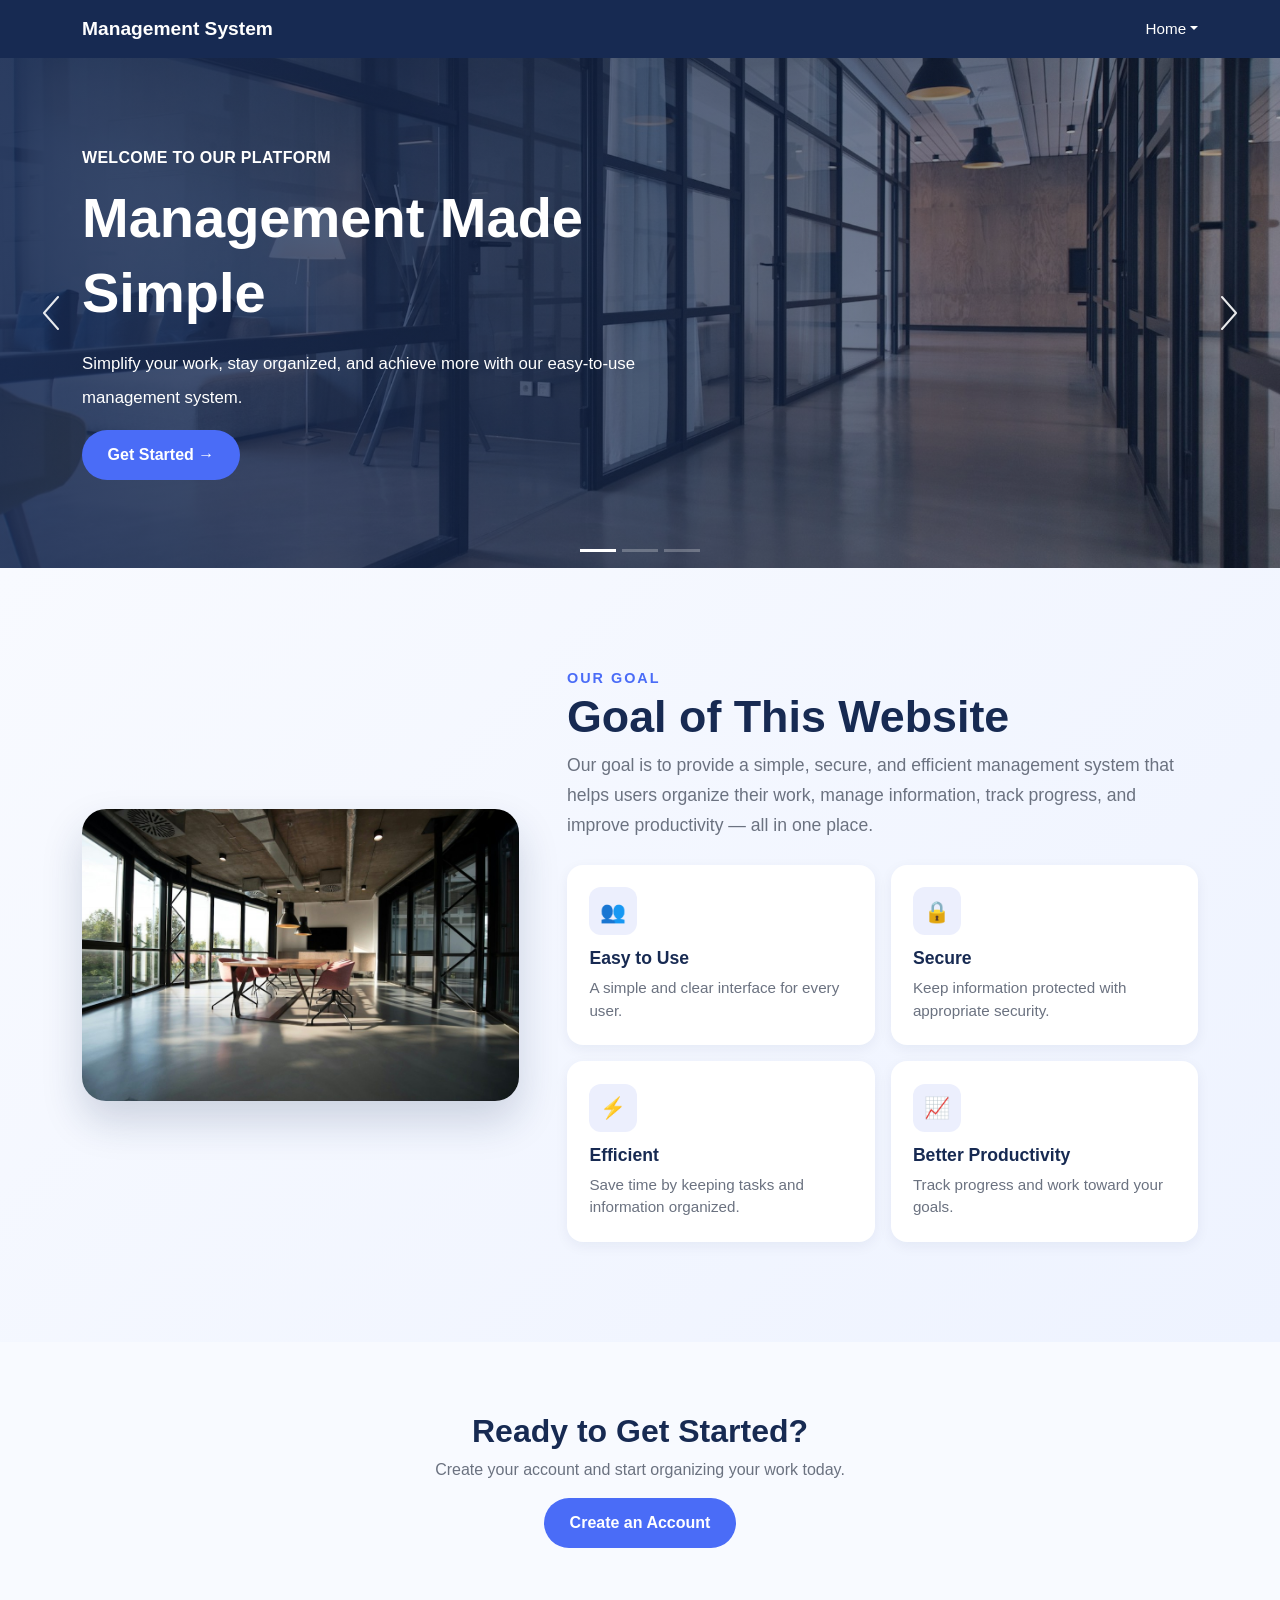
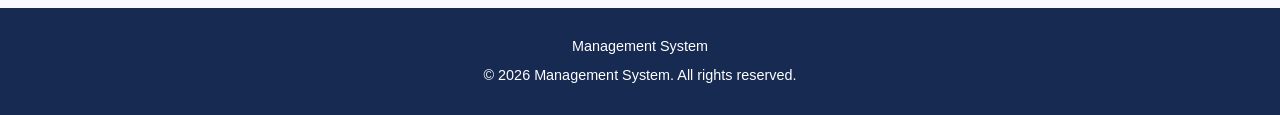
<file: index.html>
<!DOCTYPE html>
<html lang="en">
<head>
  <meta charset="UTF-8">
  <meta name="viewport" content="width=device-width, initial-scale=1">
  <title>Management System</title>
  <link href="https://cdn.jsdelivr.net/npm/bootstrap@5.3.3/dist/css/bootstrap.min.css" rel="stylesheet">
  <link rel="stylesheet" href="css/style.css">
</head>
<body class="page-index">

  <!-- NAVBAR -->
  <nav class="navbar fixed-top">
    <div class="container">
      <a class="navbar-brand" href="index.html">Management System</a>
      <ul class="navbar-nav ms-auto">
        <li class="nav-item dropdown">
          <a class="nav-link dropdown-toggle" href="#" role="button" data-bs-toggle="dropdown" aria-expanded="false">Home</a>
          <ul class="dropdown-menu dropdown-menu-end">
            <li><a class="dropdown-item" href="login.html">Login</a></li>
            <li><a class="dropdown-item" href="#">Sign Up</a></li>
            <li><a class="dropdown-item" href="#">Help</a></li>
          </ul>
        </li>
      </ul>
    </div>
  </nav>

  <!-- CAROUSEL (không tự chạy) -->
  <div id="heroCarousel" class="carousel slide" data-bs-interval="false" data-bs-touch="true">
    <div class="carousel-indicators">
      <button type="button" data-bs-target="#heroCarousel" data-bs-slide-to="0" class="active" aria-current="true" aria-label="Slide 1"></button>
      <button type="button" data-bs-target="#heroCarousel" data-bs-slide-to="1" aria-label="Slide 2"></button>
      <button type="button" data-bs-target="#heroCarousel" data-bs-slide-to="2" aria-label="Slide 3"></button>
    </div>

    <div class="carousel-inner">
      <!-- Slide 1 -->
      <div class="carousel-item active" style="background-image:url('images/photo1.jpg')">
        <div class="hero-caption"><div class="container">
          <div class="eyebrow">Welcome to our platform</div>
          <h1>Management Made Simple</h1>
          <p>Simplify your work, stay organized, and achieve more with our easy-to-use management system.</p>
          <a href="login.html" class="btn btn-pill">Get Started &rarr;</a>
        </div></div>
      </div>
      <!-- Slide 2 -->
      <div class="carousel-item" style="background-image:url('images/photo2.jpg')">
        <div class="hero-caption"><div class="container">
          <div class="eyebrow">Work together</div>
          <h1>Better Team Collaboration</h1>
          <p>Keep your team connected, organize responsibilities, and manage tasks in one convenient place.</p>
          <a href="#goal" class="btn btn-pill">Join Us &rarr;</a>
        </div></div>
      </div>
      <!-- Slide 3 -->
      <div class="carousel-item" style="background-image:url('images/photo3.jpg')">
        <div class="hero-caption"><div class="container">
          <div class="eyebrow">Work smarter</div>
          <h1>Achieve Your Goals</h1>
          <p>Track progress, manage information, and improve productivity with a clear and organized workflow.</p>
          <a href="login.html" class="btn btn-pill">Login Now &rarr;</a>
        </div></div>
      </div>
    </div>

    <button class="carousel-control-prev" type="button" data-bs-target="#heroCarousel" data-bs-slide="prev" aria-label="Previous">
      <svg width="22" height="40" viewBox="0 0 22 40" fill="none" stroke="#fff" stroke-width="2" stroke-linecap="round" stroke-linejoin="round"><polyline points="18,4 4,20 18,36"/></svg>
    </button>
    <button class="carousel-control-next" type="button" data-bs-target="#heroCarousel" data-bs-slide="next" aria-label="Next">
      <svg width="22" height="40" viewBox="0 0 22 40" fill="none" stroke="#fff" stroke-width="2" stroke-linecap="round" stroke-linejoin="round"><polyline points="4,4 18,20 4,36"/></svg>
    </button>
  </div>

  <!-- GOAL -->
  <section id="goal">
    <div class="container">
      <div class="row align-items-center g-5">
        <div class="col-lg-5">
          <img src="images/photo4.jpg" alt="Modern meeting room" class="goal-img">
        </div>
        <div class="col-lg-7">
          <div class="goal-label">OUR GOAL</div>
          <h2>Goal of This Website</h2>
          <p class="goal-desc mb-4">Our goal is to provide a simple, secure, and efficient management system that helps users organize their work, manage information, track progress, and improve productivity — all in one place.</p>
          <div class="row g-3">
            <div class="col-md-6">
              <div class="feature-card">
                <div class="feature-icon">👥</div>
                <h5>Easy to Use</h5>
                <p>A simple and clear interface for every user.</p>
              </div>
            </div>
            <div class="col-md-6">
              <div class="feature-card">
                <div class="feature-icon">🔒</div>
                <h5>Secure</h5>
                <p>Keep information protected with appropriate security.</p>
              </div>
            </div>
            <div class="col-md-6">
              <div class="feature-card">
                <div class="feature-icon">⚡</div>
                <h5>Efficient</h5>
                <p>Save time by keeping tasks and information organized.</p>
              </div>
            </div>
            <div class="col-md-6">
              <div class="feature-card">
                <div class="feature-icon">📈</div>
                <h5>Better Productivity</h5>
                <p>Track progress and work toward your goals.</p>
              </div>
            </div>
          </div>
        </div>
      </div>
    </div>
  </section>

  <!-- CTA -->
  <section class="cta">
    <div class="container">
      <h2>Ready to Get Started?</h2>
      <p>Create your account and start organizing your work today.</p>
      <a href="login.html" class="btn btn-pill">Create an Account</a>
    </div>
  </section>

  <!-- FOOTER -->
  <footer>
    <p>Management System</p>
    <p class="mt-2">&copy; 2026 Management System. All rights reserved.</p>
  </footer>

  <script src="https://cdn.jsdelivr.net/npm/bootstrap@5.3.3/dist/js/bootstrap.bundle.min.js"></script>
  <script src="js/script.js"></script>
</body>
</html>
</file>
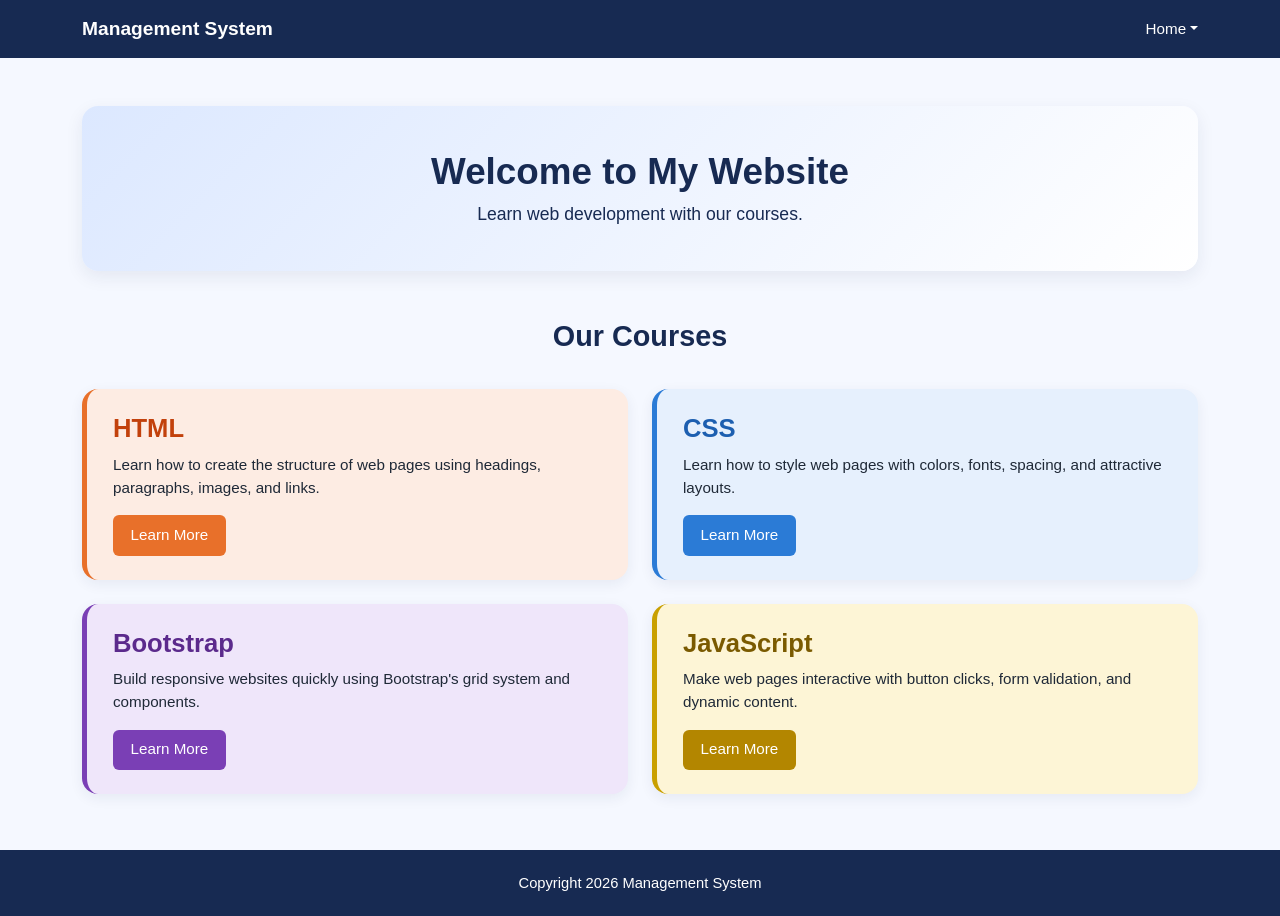
<file: home.html>
<!DOCTYPE html>
<html lang="en">
<head>
  <meta charset="UTF-8">
  <meta name="viewport" content="width=device-width, initial-scale=1">
  <title>Home - Management System</title>
  <link href="https://cdn.jsdelivr.net/npm/bootstrap@5.3.3/dist/css/bootstrap.min.css" rel="stylesheet">
  <link rel="stylesheet" href="css/style.css">
</head>
<body class="page-home">

  <!-- NAVBAR -->
  <nav class="navbar fixed-top">
    <div class="container">
      <a class="navbar-brand" href="index.html">Management System</a>
      <ul class="navbar-nav ms-auto">
        <li class="nav-item dropdown">
          <a class="nav-link dropdown-toggle" href="#" role="button" data-bs-toggle="dropdown" aria-expanded="false">Home</a>
          <ul class="dropdown-menu dropdown-menu-end">
            <li><a class="dropdown-item" href="login.html">Login</a></li>
            <li><a class="dropdown-item" href="#">Sign Up</a></li>
            <li><a class="dropdown-item" href="#">Help</a></li>
          </ul>
        </li>
      </ul>
    </div>
  </nav>

  <main>
    <div class="container" style="max-width: 1140px;">
      <!-- Welcome banner -->
      <div class="welcome">
        <h1>Welcome to My Website</h1>
        <p>Learn web development with our courses.</p>
      </div>

      <h2 class="section-title">Our Courses</h2>

      <!-- Course cards -->
      <div class="row g-4">
        <div class="col-md-6">
          <div class="course c-html">
            <h3>HTML</h3>
            <p>Learn how to create the structure of web pages using headings, paragraphs, images, and links.</p>
            <button class="btn" data-course="html" data-bs-toggle="modal" data-bs-target="#courseModal">Learn More</button>
          </div>
        </div>
        <div class="col-md-6">
          <div class="course c-css">
            <h3>CSS</h3>
            <p>Learn how to style web pages with colors, fonts, spacing, and attractive layouts.</p>
            <button class="btn" data-course="css" data-bs-toggle="modal" data-bs-target="#courseModal">Learn More</button>
          </div>
        </div>
        <div class="col-md-6">
          <div class="course c-bs">
            <h3>Bootstrap</h3>
            <p>Build responsive websites quickly using Bootstrap's grid system and components.</p>
            <button class="btn" data-course="bootstrap" data-bs-toggle="modal" data-bs-target="#courseModal">Learn More</button>
          </div>
        </div>
        <div class="col-md-6">
          <div class="course c-js">
            <h3>JavaScript</h3>
            <p>Make web pages interactive with button clicks, form validation, and dynamic content.</p>
            <button class="btn" data-course="javascript" data-bs-toggle="modal" data-bs-target="#courseModal">Learn More</button>
          </div>
        </div>
      </div>
    </div>
  </main>

  <!-- MODAL -->
  <div class="modal fade" id="courseModal" tabindex="-1" aria-labelledby="courseModalLabel" aria-hidden="true">
    <div class="modal-dialog modal-dialog-centered">
      <div class="modal-content">
        <div class="modal-header">
          <h5 class="modal-title" id="courseModalLabel">Course Details</h5>
          <button type="button" class="btn-close" data-bs-dismiss="modal" aria-label="Close"></button>
        </div>
        <div class="modal-body">
          <h5 id="modalCourseTitle"></h5>
          <p id="modalCourseDesc" class="mb-0"></p>
        </div>
        <div class="modal-footer">
          <button type="button" class="btn btn-secondary" data-bs-dismiss="modal">Close</button>
        </div>
      </div>
    </div>
  </div>

  <!-- FOOTER -->
  <footer>
    <p>Copyright 2026 Management System</p>
  </footer>

  <script src="https://cdn.jsdelivr.net/npm/bootstrap@5.3.3/dist/js/bootstrap.bundle.min.js"></script>
  <script src="js/script.js"></script>
</body>
</html>
</file>
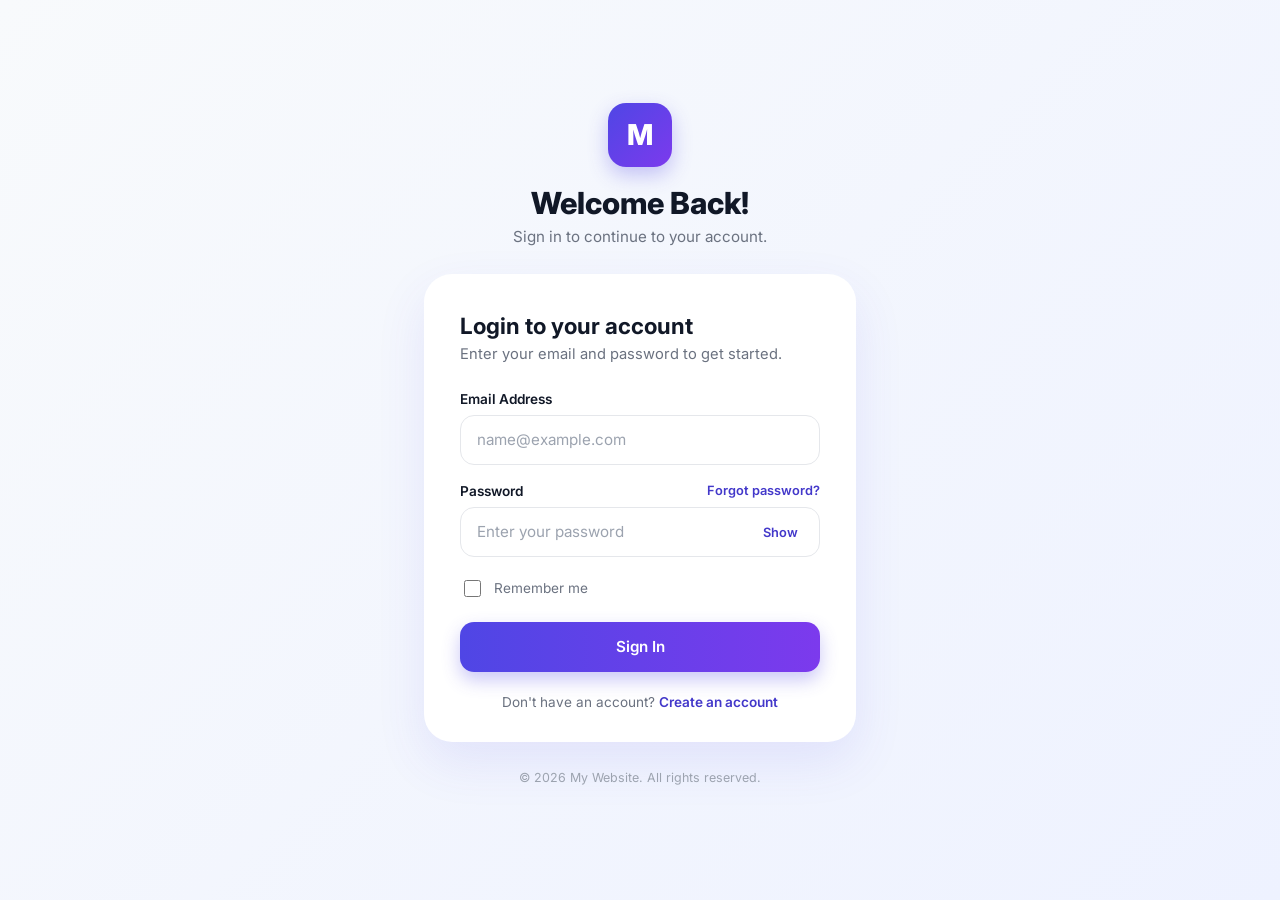
<file: login.html>
<!DOCTYPE html>
<html lang="en">
<head>
  <meta charset="UTF-8">
  <meta name="viewport" content="width=device-width, initial-scale=1">
  <title>Login</title>
  <link rel="preconnect" href="https://fonts.googleapis.com">
  <link rel="preconnect" href="https://fonts.gstatic.com" crossorigin>
  <link href="https://fonts.googleapis.com/css2?family=Inter:wght@400;500;600;700;800&display=swap" rel="stylesheet">
  <link rel="stylesheet" href="css/style.css">
</head>
<body class="page-login">

  <div class="logo">M</div>
  <h1>Welcome Back!</h1>
  <p class="sub">Sign in to continue to your account.</p>

  <div class="card">
    <h2>Login to your account</h2>
    <p class="hint">Enter your email and password to get started.</p>

    <form id="loginForm" novalidate>
      <div class="form-row"><label for="email">Email Address</label></div>
      <div class="field">
        <input type="email" id="email" placeholder="name@example.com" autocomplete="email">
      </div>
      <div class="error" id="emailError"></div>

      <div class="form-row">
        <label for="password">Password</label>
        <a href="#" class="link">Forgot password?</a>
      </div>
      <div class="field">
        <input type="password" id="password" placeholder="Enter your password" autocomplete="current-password">
        <button type="button" class="show-btn" id="toggleBtn">Show</button>
      </div>
      <div class="error" id="passwordError"></div>

      <div class="remember">
        <input type="checkbox" id="remember">
        <label for="remember" style="font-weight:400;color:#6b7280">Remember me</label>
      </div>

      <button type="submit" class="btn-signin">Sign In</button>
    </form>

    <p class="create">Don't have an account? <a href="#">Create an account</a></p>
  </div>

  <p class="copy">&copy; 2026 My Website. All rights reserved.</p>

  <script src="js/script.js"></script>
</body>
</html>
</file>
<file: css/style.css>
/* ==========================================================================
   COMMON
   ========================================================================== */
:root {
  --navy: #172a52;
  --blue: #4a6cf7;
  --text: #1b2a4a;
}

html {
  scroll-behavior: smooth;
}

/* Navbar */
.navbar {
  background: var(--navy);
  height: 58px;
}

.navbar .navbar-brand {
  color: #fff;
  font-weight: 700;
  font-size: 1.2rem;
}

.navbar .nav-link {
  color: #fff;
  font-size: .95rem;
}

.navbar .nav-link:hover,
.navbar .nav-link.show {
  color: #9ec5ff;
}

/* Dropdown */
.dropdown-menu {
  border: 0;
  border-radius: 12px;
  box-shadow: 0 8px 24px rgba(0, 0, 0, .15);
  padding: .5rem 0;
}

/* Button Pill (Common) */
.btn-pill {
  background: var(--blue);
  color: #fff;
  font-weight: 700;
  border-radius: 50px;
  padding: .8rem 1.6rem;
  border: 0;
}

.btn-pill:hover {
  background: #3a5ce5;
  color: #fff;
}

/* Footer (Base) */
footer {
  background: var(--navy);
  color: #fff;
  text-align: center;
}

footer p {
  margin: 0;
}


/* ==========================================================================
   INDEX
   ========================================================================== */
.page-index {
  font-family: Arial, Helvetica, sans-serif;
  padding-top: 58px;
  color: var(--text);
  background: #fff;
}

/* Carousel */
.page-index .carousel-item {
  height: 510px;
  background-size: cover;
  background-position: center;
}

.page-index .carousel-item::before {
  content: "";
  position: absolute;
  inset: 0;
  background: linear-gradient(90deg, rgba(23, 42, 82, .88) 0%, rgba(23, 42, 82, .65) 50%, rgba(23, 42, 82, .35) 100%);
}

.page-index .hero-caption {
  position: absolute;
  inset: 0;
  display: flex;
  align-items: center;
}

.page-index .hero-caption .eyebrow {
  color: #fff;
  font-weight: 700;
  font-size: 1rem;
  letter-spacing: .3px;
  text-transform: uppercase;
}

.page-index .hero-caption h1 {
  color: #fff;
  font-weight: 700;
  font-size: 3.5rem;
  line-height: 1.35;
  max-width: 640px;
  margin: .6rem 0 1rem;
}

.page-index .hero-caption p {
  color: #fff;
  font-size: 1.05rem;
  line-height: 2;
  max-width: 640px;
}

.page-index .carousel-indicators [data-bs-target] {
  width: 36px;
  height: 3px;
  border: 0;
  background-color: rgba(255, 255, 255, .5);
}

.page-index .carousel-indicators .active {
  background-color: #fff;
}

.page-index .carousel-control-prev,
.page-index .carousel-control-next {
  width: 8%;
  opacity: .9;
}

/* Goal section */
.page-index #goal {
  background: linear-gradient(135deg, #f8faff 0%, #eef3ff 100%);
  padding: 100px 0;
  scroll-margin-top: 58px;
}

.page-index .goal-img {
  width: 100%;
  border-radius: 24px;
  box-shadow: 0 20px 40px rgba(23, 42, 82, .18);
  display: block;
}

.page-index .goal-label {
  color: var(--blue);
  font-weight: 700;
  letter-spacing: 2px;
  font-size: .9rem;
}

.page-index #goal h2 {
  font-weight: 700;
  font-size: 2.8rem;
  color: var(--navy);
}

.page-index .goal-desc {
  color: #6b7280;
  font-size: 1.1rem;
  line-height: 1.7;
}

.page-index .feature-card {
  background: #fff;
  border-radius: 16px;
  padding: 1.4rem;
  height: 100%;
  box-shadow: 0 4px 14px rgba(23, 42, 82, .06);
  transition: transform .25s, box-shadow .25s;
}

.page-index .feature-card:hover {
  transform: translateY(-5px);
  box-shadow: 0 14px 28px rgba(23, 42, 82, .14);
}

.page-index .feature-icon {
  width: 48px;
  height: 48px;
  border-radius: 12px;
  background: #eceffd;
  display: flex;
  align-items: center;
  justify-content: center;
  font-size: 1.3rem;
  margin-bottom: .8rem;
}

.page-index .feature-card h5 {
  font-weight: 700;
  color: var(--navy);
  font-size: 1.1rem;
}

.page-index .feature-card p {
  color: #6b7280;
  font-size: .95rem;
  margin: 0;
}

/* CTA + footer */
.page-index .cta {
  text-align: center;
  padding: 70px 0 60px;
  background: #f8faff;
}

.page-index .cta h2 {
  font-weight: 700;
  color: var(--navy);
}

.page-index .cta p {
  color: #6b7280;
}

.page-index footer {
  padding: 28px 0;
  font-size: .9rem;
}

@media (max-width: 767px) {
  .page-index .carousel-item {
    height: 460px;
  }
  .page-index .hero-caption h1 {
    font-size: 2.2rem;
  }
  .page-index #goal {
    padding: 60px 0;
  }
}


/* ==========================================================================
   LOGIN
   ========================================================================== */
.page-login,
.page-login * {
  box-sizing: border-box;
}

.page-login {
  margin: 0;
  min-height: 100vh;
  font-family: 'Inter', Arial, sans-serif;
  color: #111827;
  background: linear-gradient(135deg, #f8fafc 0%, #eef2ff 100%);
  display: flex;
  flex-direction: column;
  align-items: center;
  justify-content: center;
  padding: 40px 16px;
}

.page-login .logo {
  width: 64px;
  height: 64px;
  border-radius: 18px;
  background: linear-gradient(135deg, #4f46e5, #7c3aed);
  color: #fff;
  font-weight: 800;
  font-size: 1.8rem;
  display: flex;
  align-items: center;
  justify-content: center;
  box-shadow: 0 8px 20px rgba(79, 70, 229, .3);
}

.page-login h1 {
  font-size: 1.9rem;
  font-weight: 800;
  margin: 18px 0 6px;
}

.page-login .sub {
  color: #6b7280;
  font-size: .95rem;
  margin: 0 0 28px;
}

.page-login .card {
  width: 100%;
  max-width: 432px;
  background: #fff;
  border-radius: 28px;
  padding: 38px 36px 32px;
  box-shadow: 0 20px 50px rgba(79, 70, 229, .10);
}

.page-login .card h2 {
  font-size: 1.4rem;
  font-weight: 700;
  margin: 0 0 6px;
}

.page-login .card .hint {
  color: #6b7280;
  font-size: .92rem;
  margin: 0 0 28px;
}

.page-login label {
  font-size: .85rem;
  font-weight: 600;
  color: #111827;
}

.page-login .form-row {
  display: flex;
  justify-content: space-between;
  align-items: center;
  margin-top: 18px;
  margin-bottom: 8px;
}

.page-login .form-row:first-of-type {
  margin-top: 0;
}

.page-login .field {
  position: relative;
}

.page-login input[type=email],
.page-login input[type=password],
.page-login input[type=text] {
  width: 100%;
  height: 50px;
  border: 1px solid #e5e7eb;
  border-radius: 14px;
  padding: 0 16px;
  font-family: inherit;
  font-size: .95rem;
  color: #111827;
  outline: none;
  background: #fff;
  transition: border-color .2s, box-shadow .2s;
}

.page-login input::placeholder {
  color: #9ca3af;
}

.page-login input:focus {
  border-color: #6366f1;
  box-shadow: 0 0 0 3px rgba(99, 102, 241, .15);
}

.page-login input.invalid {
  border-color: #ef4444;
}

.page-login .error {
  color: #ef4444;
  font-size: .8rem;
  margin-top: 6px;
  min-height: 0;
}

.page-login .link {
  color: #4338ca;
  font-weight: 600;
  font-size: .8rem;
  text-decoration: none;
}

.page-login .link:hover {
  text-decoration: underline;
}

.page-login .show-btn {
  position: absolute;
  right: 16px;
  top: 50%;
  transform: translateY(-50%);
  background: none;
  border: 0;
  color: #4338ca;
  font-weight: 600;
  font-size: .8rem;
  cursor: pointer;
  font-family: inherit;
}

.page-login .remember {
  display: flex;
  align-items: center;
  gap: 10px;
  margin: 20px 0 22px;
  color: #6b7280;
  font-size: .92rem;
}

.page-login .remember input {
  width: 17px;
  height: 17px;
  accent-color: #4f46e5;
}

.page-login .btn-signin {
  width: 100%;
  height: 50px;
  border: 0;
  border-radius: 14px;
  color: #fff;
  font-family: inherit;
  font-weight: 600;
  font-size: .95rem;
  cursor: pointer;
  background: linear-gradient(90deg, #4f46e5, #7c3aed);
  box-shadow: 0 8px 18px rgba(79, 70, 229, .3);
  transition: transform .15s, box-shadow .15s;
}

.page-login .btn-signin:hover {
  transform: translateY(-1px);
  box-shadow: 0 12px 22px rgba(79, 70, 229, .35);
}

.page-login .create {
  text-align: center;
  color: #6b7280;
  font-size: .85rem;
  margin: 22px 0 0;
}

.page-login .create a {
  color: #4338ca;
  font-weight: 600;
  text-decoration: none;
}

.page-login .copy {
  color: #9ca3af;
  font-size: .78rem;
  margin-top: 28px;
}


/* ==========================================================================
   HOME
   ========================================================================== */
.page-home {
  font-family: Arial, Helvetica, sans-serif;
  padding-top: 58px;
  background: #f5f8ff;
  color: var(--navy);
  min-height: 100vh;
  display: flex;
  flex-direction: column;
}

.page-home main {
  flex: 1;
  padding: 48px 0 56px;
}

.page-home .welcome {
  background: linear-gradient(135deg, #dce8ff 0%, #ffffff 100%);
  border-radius: 16px;
  text-align: center;
  padding: 44px 20px;
  box-shadow: 0 6px 18px rgba(23, 42, 82, .08);
}

.page-home .welcome h1 {
  font-weight: 700;
  font-size: 2.3rem;
  margin-bottom: .4rem;
}

.page-home .welcome p {
  margin: 0;
  font-size: 1.1rem;
}

.page-home .section-title {
  text-align: center;
  font-weight: 700;
  font-size: 1.8rem;
  margin: 48px 0 36px;
}

.page-home .course {
  border-radius: 16px;
  padding: 24px 26px;
  border-left: 5px solid;
  height: 100%;
  box-shadow: 0 4px 14px rgba(23, 42, 82, .07);
}

.page-home .course h3 {
  font-weight: 700;
  font-size: 1.6rem;
  margin-bottom: .6rem;
}

.page-home .course p {
  color: #1f2937;
  font-size: .95rem;
  margin-bottom: 1rem;
}

.page-home .course .btn {
  color: #fff;
  border: 0;
  padding: .55rem 1.1rem;
  border-radius: 6px;
  font-size: .95rem;
}

.page-home .c-html {
  background: #fdece3;
  border-color: #e8702a;
}
.page-home .c-html h3 {
  color: #c2410c;
}
.page-home .c-html .btn {
  background: #e8702a;
}

.page-home .c-css {
  background: #e6f0fd;
  border-color: #2b7bd6;
}
.page-home .c-css h3 {
  color: #1d5fb0;
}
.page-home .c-css .btn {
  background: #2b7bd6;
}

.page-home .c-bs {
  background: #efe6fa;
  border-color: #7a3fb5;
}
.page-home .c-bs h3 {
  color: #5b2a8c;
}
.page-home .c-bs .btn {
  background: #7a3fb5;
}

.page-home .c-js {
  background: #fdf5d6;
  border-color: #c9a000;
}
.page-home .c-js h3 {
  color: #7a5a00;
}
.page-home .c-js .btn {
  background: #b38600;
}

.page-home .course .btn:hover {
  filter: brightness(.92);
  color: #fff;
}

.page-home footer {
  padding: 22px 0;
  font-size: .92rem;
}

.page-home .modal-title {
  font-size: 1.1rem;
}

.page-home .modal-body h5 {
  font-weight: 500;
  font-size: 1.3rem;
}
</file>
